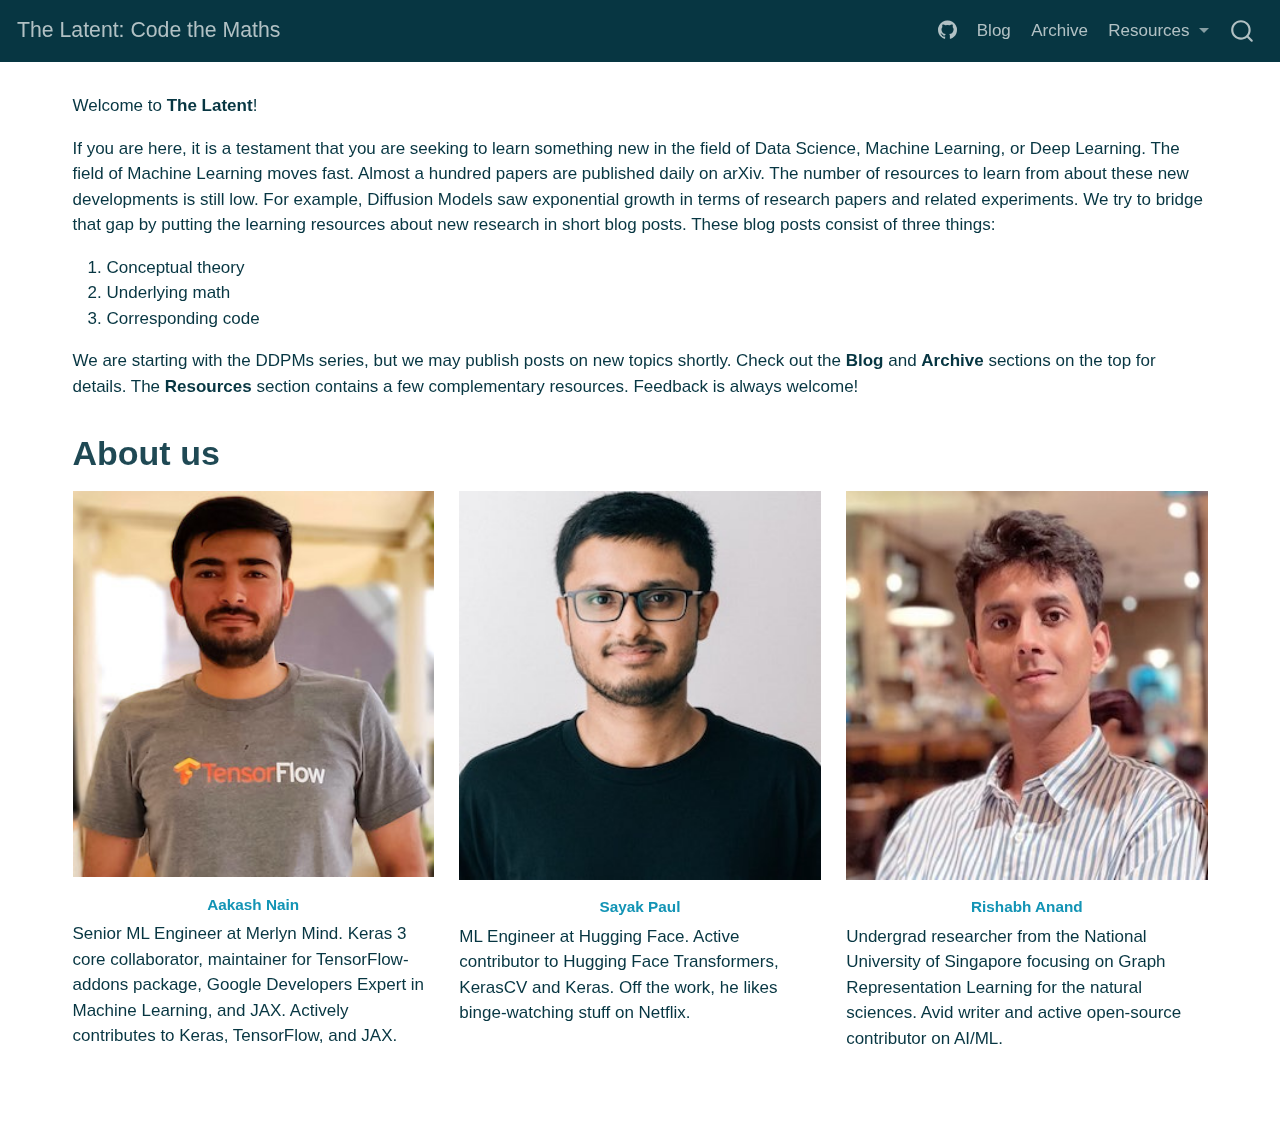
<file: docs/index.html>
<!DOCTYPE html>
<html xmlns="http://www.w3.org/1999/xhtml" lang="en" xml:lang="en"><head>

<meta charset="utf-8">
<meta name="generator" content="quarto-1.3.433">

<meta name="viewport" content="width=device-width, initial-scale=1.0, user-scalable=yes">


<title>The Latent: Code the Maths</title>
<style>
code{white-space: pre-wrap;}
span.smallcaps{font-variant: small-caps;}
div.columns{display: flex; gap: min(4vw, 1.5em);}
div.column{flex: auto; overflow-x: auto;}
div.hanging-indent{margin-left: 1.5em; text-indent: -1.5em;}
ul.task-list{list-style: none;}
ul.task-list li input[type="checkbox"] {
  width: 0.8em;
  margin: 0 0.8em 0.2em -1em; /* quarto-specific, see https://github.com/quarto-dev/quarto-cli/issues/4556 */ 
  vertical-align: middle;
}
</style>


<script src="site_libs/quarto-nav/quarto-nav.js"></script>
<script src="site_libs/quarto-nav/headroom.min.js"></script>
<script src="site_libs/clipboard/clipboard.min.js"></script>
<script src="site_libs/quarto-search/autocomplete.umd.js"></script>
<script src="site_libs/quarto-search/fuse.min.js"></script>
<script src="site_libs/quarto-search/quarto-search.js"></script>
<meta name="quarto:offset" content="./">
<script src="site_libs/quarto-html/quarto.js"></script>
<script src="site_libs/quarto-html/popper.min.js"></script>
<script src="site_libs/quarto-html/tippy.umd.min.js"></script>
<script src="site_libs/quarto-html/anchor.min.js"></script>
<link href="site_libs/quarto-html/tippy.css" rel="stylesheet">
<link href="site_libs/quarto-html/quarto-syntax-highlighting.css" rel="stylesheet" id="quarto-text-highlighting-styles">
<script src="site_libs/bootstrap/bootstrap.min.js"></script>
<link href="site_libs/bootstrap/bootstrap-icons.css" rel="stylesheet">
<link href="site_libs/bootstrap/bootstrap.min.css" rel="stylesheet" id="quarto-bootstrap" data-mode="light">
<script id="quarto-search-options" type="application/json">{
  "location": "navbar",
  "copy-button": false,
  "collapse-after": 3,
  "panel-placement": "end",
  "type": "overlay",
  "limit": 20,
  "language": {
    "search-no-results-text": "No results",
    "search-matching-documents-text": "matching documents",
    "search-copy-link-title": "Copy link to search",
    "search-hide-matches-text": "Hide additional matches",
    "search-more-match-text": "more match in this document",
    "search-more-matches-text": "more matches in this document",
    "search-clear-button-title": "Clear",
    "search-detached-cancel-button-title": "Cancel",
    "search-submit-button-title": "Submit",
    "search-label": "Search"
  }
}</script>


</head>

<body class="nav-fixed">

<div id="quarto-search-results"></div>
  <header id="quarto-header" class="headroom fixed-top">
    <nav class="navbar navbar-expand-lg navbar-dark ">
      <div class="navbar-container container-fluid">
      <div class="navbar-brand-container">
    <a class="navbar-brand" href="./index.html">
    <span class="navbar-title">The Latent: Code the Maths</span>
    </a>
  </div>
            <div id="quarto-search" class="" title="Search"></div>
          <button class="navbar-toggler" type="button" data-bs-toggle="collapse" data-bs-target="#navbarCollapse" aria-controls="navbarCollapse" aria-expanded="false" aria-label="Toggle navigation" onclick="if (window.quartoToggleHeadroom) { window.quartoToggleHeadroom(); }">
  <span class="navbar-toggler-icon"></span>
</button>
          <div class="collapse navbar-collapse" id="navbarCollapse">
            <ul class="navbar-nav navbar-nav-scroll ms-auto">
  <li class="nav-item compact">
    <a class="nav-link" href="https://github.com/magic-with-latents" rel="" target=""><i class="bi bi-github" role="img">
</i> 
 <span class="menu-text"></span></a>
  </li>  
  <li class="nav-item">
    <a class="nav-link" href="./blog.html" rel="" target="">
 <span class="menu-text">Blog</span></a>
  </li>  
  <li class="nav-item">
    <a class="nav-link" href="./archive.html" rel="" target="">
 <span class="menu-text">Archive</span></a>
  </li>  
  <li class="nav-item dropdown ">
    <a class="nav-link dropdown-toggle" href="#" id="nav-menu-resources" role="button" data-bs-toggle="dropdown" aria-expanded="false" rel="" target="">
 <span class="menu-text">Resources</span>
    </a>
    <ul class="dropdown-menu dropdown-menu-end" aria-labelledby="nav-menu-resources">    
        <li>
    <a class="dropdown-item" href="https://github.com/AakashKumarNain/annotated_research_papers" rel="" target="">
 <span class="dropdown-text">Annotated Research Papers</span></a>
  </li>  
        <li>
    <a class="dropdown-item" href="https://github.com/AakashKumarNain/TF_JAX_tutorials" rel="" target="">
 <span class="dropdown-text">TF-JAX Tutorials</span></a>
  </li>  
        <li>
    <a class="dropdown-item" href="https://github.com/sayakpaul/vision-transformers-tf" rel="" target="">
 <span class="dropdown-text">Vision Transformers in TF</span></a>
  </li>  
        <li>
    <a class="dropdown-item" href="https://rish-16.github.io/posts/gnn-math/" rel="" target="">
 <span class="dropdown-text">Graph Neural Networks</span></a>
  </li>  
    </ul>
  </li>
</ul>
            <div class="quarto-navbar-tools">
</div>
          </div> <!-- /navcollapse -->
      </div> <!-- /container-fluid -->
    </nav>
</header>
<!-- content -->
<div id="quarto-content" class="quarto-container page-columns page-rows-contents page-layout-full page-navbar">
<!-- sidebar -->
<!-- margin-sidebar -->
    
<!-- main -->
<main class="content column-page" id="quarto-document-content">



<p>Welcome to <strong>The Latent</strong>!</p>
<p>If you are here, it is a testament that you are seeking to learn something new in the field of Data Science, Machine Learning, or Deep Learning. The field of Machine Learning moves fast. Almost a hundred papers are published daily on arXiv. The number of resources to learn from about these new developments is still low. For example, Diffusion Models saw exponential growth in terms of research papers and related experiments. We try to bridge that gap by putting the learning resources about new research in short blog posts. These blog posts consist of three things:</p>
<ol type="1">
<li>Conceptual theory</li>
<li>Underlying math</li>
<li>Corresponding code</li>
</ol>
<p>We are starting with the DDPMs series, but we may publish posts on new topics shortly. Check out the <strong>Blog</strong> and <strong>Archive</strong> sections on the top for details. The <strong>Resources</strong> section contains a few complementary resources. Feedback is always welcome!</p>
<section id="about-us" class="level1">
<h1>About us</h1>
<div class="grid">
<div class="g-col-12 g-col-sm-12 g-col-md-4">
<figure class="figure">
<img src="./images/nain.png" style="width:100%" class="figure-img">
<figcaption class="figure-caption">
<b>Aakash Nain</b>
</figcaption>
<label for="nain">Senior ML Engineer at Merlyn Mind. Keras 3 core collaborator, maintainer for TensorFlow-addons package, Google Developers Expert in Machine Learning, and JAX. Actively contributes to Keras, TensorFlow, and JAX.</label>
</figure>
</div>
<div class="g-col-12 g-col-sm-12 g-col-md-4">
<figure class="figure">
<img src="./images/sayak.jpg" style="width:100%" class="figure-img">
<figcaption class="figure-caption">
<b>Sayak Paul</b>
</figcaption>
<label for="rishabh">ML Engineer at Hugging Face. Active contributor to Hugging Face Transformers, KerasCV and Keras. Off the work, he likes binge-watching stuff on Netflix.</label>
</figure>
</div>
<div class="g-col-12 g-col-sm-12 g-col-md-4">
<figure class="figure">
<img src="./images/rishabh.jpeg" style="width:100%" class="figure-img">
<figcaption class="figure-caption">
<b>Rishabh Anand</b>
</figcaption>
<label for="rishabh">Undergrad researcher from the National University of Singapore focusing on Graph Representation Learning for the natural sciences. Avid writer and active open-source contributor on AI/ML.</label>
</figure>
</div>
</div>


</section>

</main> <!-- /main -->
<script id="quarto-html-after-body" type="application/javascript">
window.document.addEventListener("DOMContentLoaded", function (event) {
  const toggleBodyColorMode = (bsSheetEl) => {
    const mode = bsSheetEl.getAttribute("data-mode");
    const bodyEl = window.document.querySelector("body");
    if (mode === "dark") {
      bodyEl.classList.add("quarto-dark");
      bodyEl.classList.remove("quarto-light");
    } else {
      bodyEl.classList.add("quarto-light");
      bodyEl.classList.remove("quarto-dark");
    }
  }
  const toggleBodyColorPrimary = () => {
    const bsSheetEl = window.document.querySelector("link#quarto-bootstrap");
    if (bsSheetEl) {
      toggleBodyColorMode(bsSheetEl);
    }
  }
  toggleBodyColorPrimary();  
  const icon = "";
  const anchorJS = new window.AnchorJS();
  anchorJS.options = {
    placement: 'right',
    icon: icon
  };
  anchorJS.add('.anchored');
  const isCodeAnnotation = (el) => {
    for (const clz of el.classList) {
      if (clz.startsWith('code-annotation-')) {                     
        return true;
      }
    }
    return false;
  }
  const clipboard = new window.ClipboardJS('.code-copy-button', {
    text: function(trigger) {
      const codeEl = trigger.previousElementSibling.cloneNode(true);
      for (const childEl of codeEl.children) {
        if (isCodeAnnotation(childEl)) {
          childEl.remove();
        }
      }
      return codeEl.innerText;
    }
  });
  clipboard.on('success', function(e) {
    // button target
    const button = e.trigger;
    // don't keep focus
    button.blur();
    // flash "checked"
    button.classList.add('code-copy-button-checked');
    var currentTitle = button.getAttribute("title");
    button.setAttribute("title", "Copied!");
    let tooltip;
    if (window.bootstrap) {
      button.setAttribute("data-bs-toggle", "tooltip");
      button.setAttribute("data-bs-placement", "left");
      button.setAttribute("data-bs-title", "Copied!");
      tooltip = new bootstrap.Tooltip(button, 
        { trigger: "manual", 
          customClass: "code-copy-button-tooltip",
          offset: [0, -8]});
      tooltip.show();    
    }
    setTimeout(function() {
      if (tooltip) {
        tooltip.hide();
        button.removeAttribute("data-bs-title");
        button.removeAttribute("data-bs-toggle");
        button.removeAttribute("data-bs-placement");
      }
      button.setAttribute("title", currentTitle);
      button.classList.remove('code-copy-button-checked');
    }, 1000);
    // clear code selection
    e.clearSelection();
  });
  function tippyHover(el, contentFn) {
    const config = {
      allowHTML: true,
      content: contentFn,
      maxWidth: 500,
      delay: 100,
      arrow: false,
      appendTo: function(el) {
          return el.parentElement;
      },
      interactive: true,
      interactiveBorder: 10,
      theme: 'quarto',
      placement: 'bottom-start'
    };
    window.tippy(el, config); 
  }
  const noterefs = window.document.querySelectorAll('a[role="doc-noteref"]');
  for (var i=0; i<noterefs.length; i++) {
    const ref = noterefs[i];
    tippyHover(ref, function() {
      // use id or data attribute instead here
      let href = ref.getAttribute('data-footnote-href') || ref.getAttribute('href');
      try { href = new URL(href).hash; } catch {}
      const id = href.replace(/^#\/?/, "");
      const note = window.document.getElementById(id);
      return note.innerHTML;
    });
  }
      let selectedAnnoteEl;
      const selectorForAnnotation = ( cell, annotation) => {
        let cellAttr = 'data-code-cell="' + cell + '"';
        let lineAttr = 'data-code-annotation="' +  annotation + '"';
        const selector = 'span[' + cellAttr + '][' + lineAttr + ']';
        return selector;
      }
      const selectCodeLines = (annoteEl) => {
        const doc = window.document;
        const targetCell = annoteEl.getAttribute("data-target-cell");
        const targetAnnotation = annoteEl.getAttribute("data-target-annotation");
        const annoteSpan = window.document.querySelector(selectorForAnnotation(targetCell, targetAnnotation));
        const lines = annoteSpan.getAttribute("data-code-lines").split(",");
        const lineIds = lines.map((line) => {
          return targetCell + "-" + line;
        })
        let top = null;
        let height = null;
        let parent = null;
        if (lineIds.length > 0) {
            //compute the position of the single el (top and bottom and make a div)
            const el = window.document.getElementById(lineIds[0]);
            top = el.offsetTop;
            height = el.offsetHeight;
            parent = el.parentElement.parentElement;
          if (lineIds.length > 1) {
            const lastEl = window.document.getElementById(lineIds[lineIds.length - 1]);
            const bottom = lastEl.offsetTop + lastEl.offsetHeight;
            height = bottom - top;
          }
          if (top !== null && height !== null && parent !== null) {
            // cook up a div (if necessary) and position it 
            let div = window.document.getElementById("code-annotation-line-highlight");
            if (div === null) {
              div = window.document.createElement("div");
              div.setAttribute("id", "code-annotation-line-highlight");
              div.style.position = 'absolute';
              parent.appendChild(div);
            }
            div.style.top = top - 2 + "px";
            div.style.height = height + 4 + "px";
            let gutterDiv = window.document.getElementById("code-annotation-line-highlight-gutter");
            if (gutterDiv === null) {
              gutterDiv = window.document.createElement("div");
              gutterDiv.setAttribute("id", "code-annotation-line-highlight-gutter");
              gutterDiv.style.position = 'absolute';
              const codeCell = window.document.getElementById(targetCell);
              const gutter = codeCell.querySelector('.code-annotation-gutter');
              gutter.appendChild(gutterDiv);
            }
            gutterDiv.style.top = top - 2 + "px";
            gutterDiv.style.height = height + 4 + "px";
          }
          selectedAnnoteEl = annoteEl;
        }
      };
      const unselectCodeLines = () => {
        const elementsIds = ["code-annotation-line-highlight", "code-annotation-line-highlight-gutter"];
        elementsIds.forEach((elId) => {
          const div = window.document.getElementById(elId);
          if (div) {
            div.remove();
          }
        });
        selectedAnnoteEl = undefined;
      };
      // Attach click handler to the DT
      const annoteDls = window.document.querySelectorAll('dt[data-target-cell]');
      for (const annoteDlNode of annoteDls) {
        annoteDlNode.addEventListener('click', (event) => {
          const clickedEl = event.target;
          if (clickedEl !== selectedAnnoteEl) {
            unselectCodeLines();
            const activeEl = window.document.querySelector('dt[data-target-cell].code-annotation-active');
            if (activeEl) {
              activeEl.classList.remove('code-annotation-active');
            }
            selectCodeLines(clickedEl);
            clickedEl.classList.add('code-annotation-active');
          } else {
            // Unselect the line
            unselectCodeLines();
            clickedEl.classList.remove('code-annotation-active');
          }
        });
      }
  const findCites = (el) => {
    const parentEl = el.parentElement;
    if (parentEl) {
      const cites = parentEl.dataset.cites;
      if (cites) {
        return {
          el,
          cites: cites.split(' ')
        };
      } else {
        return findCites(el.parentElement)
      }
    } else {
      return undefined;
    }
  };
  var bibliorefs = window.document.querySelectorAll('a[role="doc-biblioref"]');
  for (var i=0; i<bibliorefs.length; i++) {
    const ref = bibliorefs[i];
    const citeInfo = findCites(ref);
    if (citeInfo) {
      tippyHover(citeInfo.el, function() {
        var popup = window.document.createElement('div');
        citeInfo.cites.forEach(function(cite) {
          var citeDiv = window.document.createElement('div');
          citeDiv.classList.add('hanging-indent');
          citeDiv.classList.add('csl-entry');
          var biblioDiv = window.document.getElementById('ref-' + cite);
          if (biblioDiv) {
            citeDiv.innerHTML = biblioDiv.innerHTML;
          }
          popup.appendChild(citeDiv);
        });
        return popup.innerHTML;
      });
    }
  }
});
</script>
</div> <!-- /content -->



</body></html>
</file>
<file: docs/site_libs/quarto-html/tippy.css>
.tippy-box[data-animation=fade][data-state=hidden]{opacity:0}[data-tippy-root]{max-width:calc(100vw - 10px)}.tippy-box{position:relative;background-color:#333;color:#fff;border-radius:4px;font-size:14px;line-height:1.4;white-space:normal;outline:0;transition-property:transform,visibility,opacity}.tippy-box[data-placement^=top]>.tippy-arrow{bottom:0}.tippy-box[data-placement^=top]>.tippy-arrow:before{bottom:-7px;left:0;border-width:8px 8px 0;border-top-color:initial;transform-origin:center top}.tippy-box[data-placement^=bottom]>.tippy-arrow{top:0}.tippy-box[data-placement^=bottom]>.tippy-arrow:before{top:-7px;left:0;border-width:0 8px 8px;border-bottom-color:initial;transform-origin:center bottom}.tippy-box[data-placement^=left]>.tippy-arrow{right:0}.tippy-box[data-placement^=left]>.tippy-arrow:before{border-width:8px 0 8px 8px;border-left-color:initial;right:-7px;transform-origin:center left}.tippy-box[data-placement^=right]>.tippy-arrow{left:0}.tippy-box[data-placement^=right]>.tippy-arrow:before{left:-7px;border-width:8px 8px 8px 0;border-right-color:initial;transform-origin:center right}.tippy-box[data-inertia][data-state=visible]{transition-timing-function:cubic-bezier(.54,1.5,.38,1.11)}.tippy-arrow{width:16px;height:16px;color:#333}.tippy-arrow:before{content:"";position:absolute;border-color:transparent;border-style:solid}.tippy-content{position:relative;padding:5px 9px;z-index:1}
</file>
<file: docs/site_libs/quarto-html/quarto-syntax-highlighting.css>
/* quarto syntax highlight colors */
:root {
  --quarto-hl-al-color: #e85848;
  --quarto-hl-an-color: #ad7fa8;
  --quarto-hl-at-color: #ad7fa8;
  --quarto-hl-bn-color: #edd400;
  --quarto-hl-bu-color: #729fcf;
  --quarto-hl-ch-color: #ce5c00;
  --quarto-hl-co-color: #30a100;
  --quarto-hl-cv-color: #ad7fa8;
  --quarto-hl-cn-color: #edd400;
  --quarto-hl-cf-color: #ffffff;
  --quarto-hl-dt-color: #508ed8;
  --quarto-hl-dv-color: #edd400;
  --quarto-hl-do-color: #4e9a06;
  --quarto-hl-er-color: #e85848;
  --quarto-hl-ex-color: #508ed8;
  --quarto-hl-fl-color: #ce5c00;
  --quarto-hl-fu-color: #729fcf;
  --quarto-hl-im-color: #ad7fa8;
  --quarto-hl-in-color: #c0a25f;
  --quarto-hl-kw-color: #ffffff;
  --quarto-hl-op-color: #eeeeec;
  --quarto-hl-pp-color: #ad7fa8;
  --quarto-hl-re-color: #508ed8;
  --quarto-hl-sc-color: #ce5c00;
  --quarto-hl-ss-color: #fce94f;
  --quarto-hl-st-color: #edd400;
  --quarto-hl-va-color: #ce5c00;
  --quarto-hl-vs-color: #c4a000;
  --quarto-hl-wa-color: #e85848;
}

/* other quarto variables */
:root {
  --quarto-font-monospace: SFMono-Regular, Menlo, Monaco, Consolas, "Liberation Mono", "Courier New", monospace;
}

code span.al {
  background-color: #451e1a;
  font-weight: bold;
  color: #e85848;
}

code span.an {
  color: #ad7fa8;
}

code span.at {
  color: #ad7fa8;
}

code span.bn {
  color: #edd400;
}

code span.bu {
  color: #729fcf;
}

code span.ch {
  color: #ce5c00;
}

code span.co {
  color: #30a100;
}

code span.cv {
  color: #ad7fa8;
}

code span.cn {
  font-weight: bold;
  color: #edd400;
}

code span.cf {
  font-weight: bold;
  color: #ffffff;
}

code span.dt {
  color: #508ed8;
}

code span.dv {
  color: #edd400;
}

code span.do {
  color: #4e9a06;
}

code span.er {
  color: #e85848;
  text-decoration: underline;
}

code span.ex {
  font-weight: bold;
  color: #508ed8;
}

code span.fl {
  color: #ce5c00;
}

code span.fu {
  font-weight: bold;
  color: #729fcf;
}

code span.im {
  color: #ad7fa8;
}

code span.in {
  color: #c0a25f;
}

code span.kw {
  font-weight: bold;
  color: #ffffff;
}

pre > code.sourceCode > span {
  color: #d3d7c1;
}

code span {
  color: #d3d7c1;
}

code.sourceCode > span {
  color: #d3d7c1;
}

div.sourceCode,
div.sourceCode pre.sourceCode {
  color: #d3d7c1;
}

code span.op {
  color: #eeeeec;
}

code span.pp {
  color: #ad7fa8;
}

code span.re {
  background-color: #1c2c3f;
  color: #508ed8;
}

code span.sc {
  color: #ce5c00;
}

code span.ss {
  color: #fce94f;
}

code span.st {
  color: #edd400;
}

code span.va {
  color: #ce5c00;
}

code span.vs {
  color: #c4a000;
}

code span.wa {
  color: #e85848;
}

.prevent-inlining {
  content: "</";
}

/*# sourceMappingURL=debc5d5d77c3f9108843748ff7464032.css.map */
</file>
